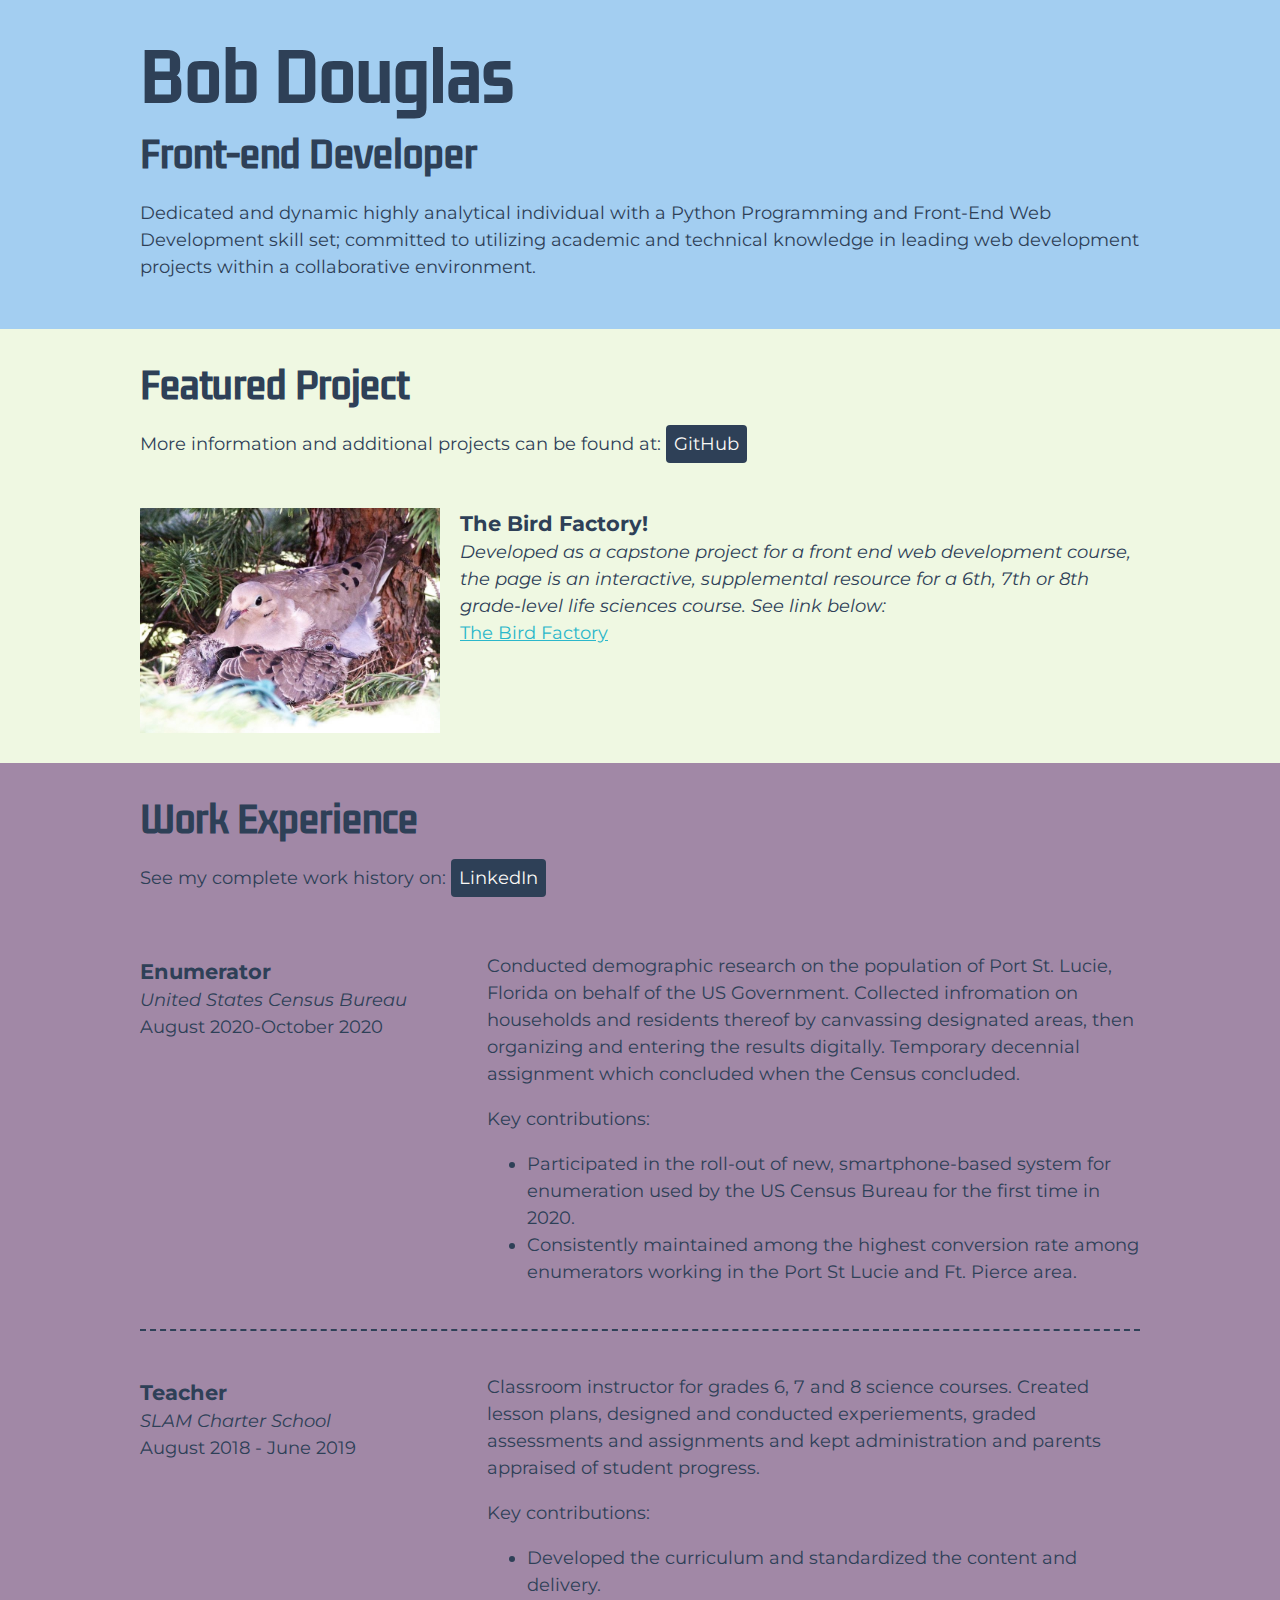
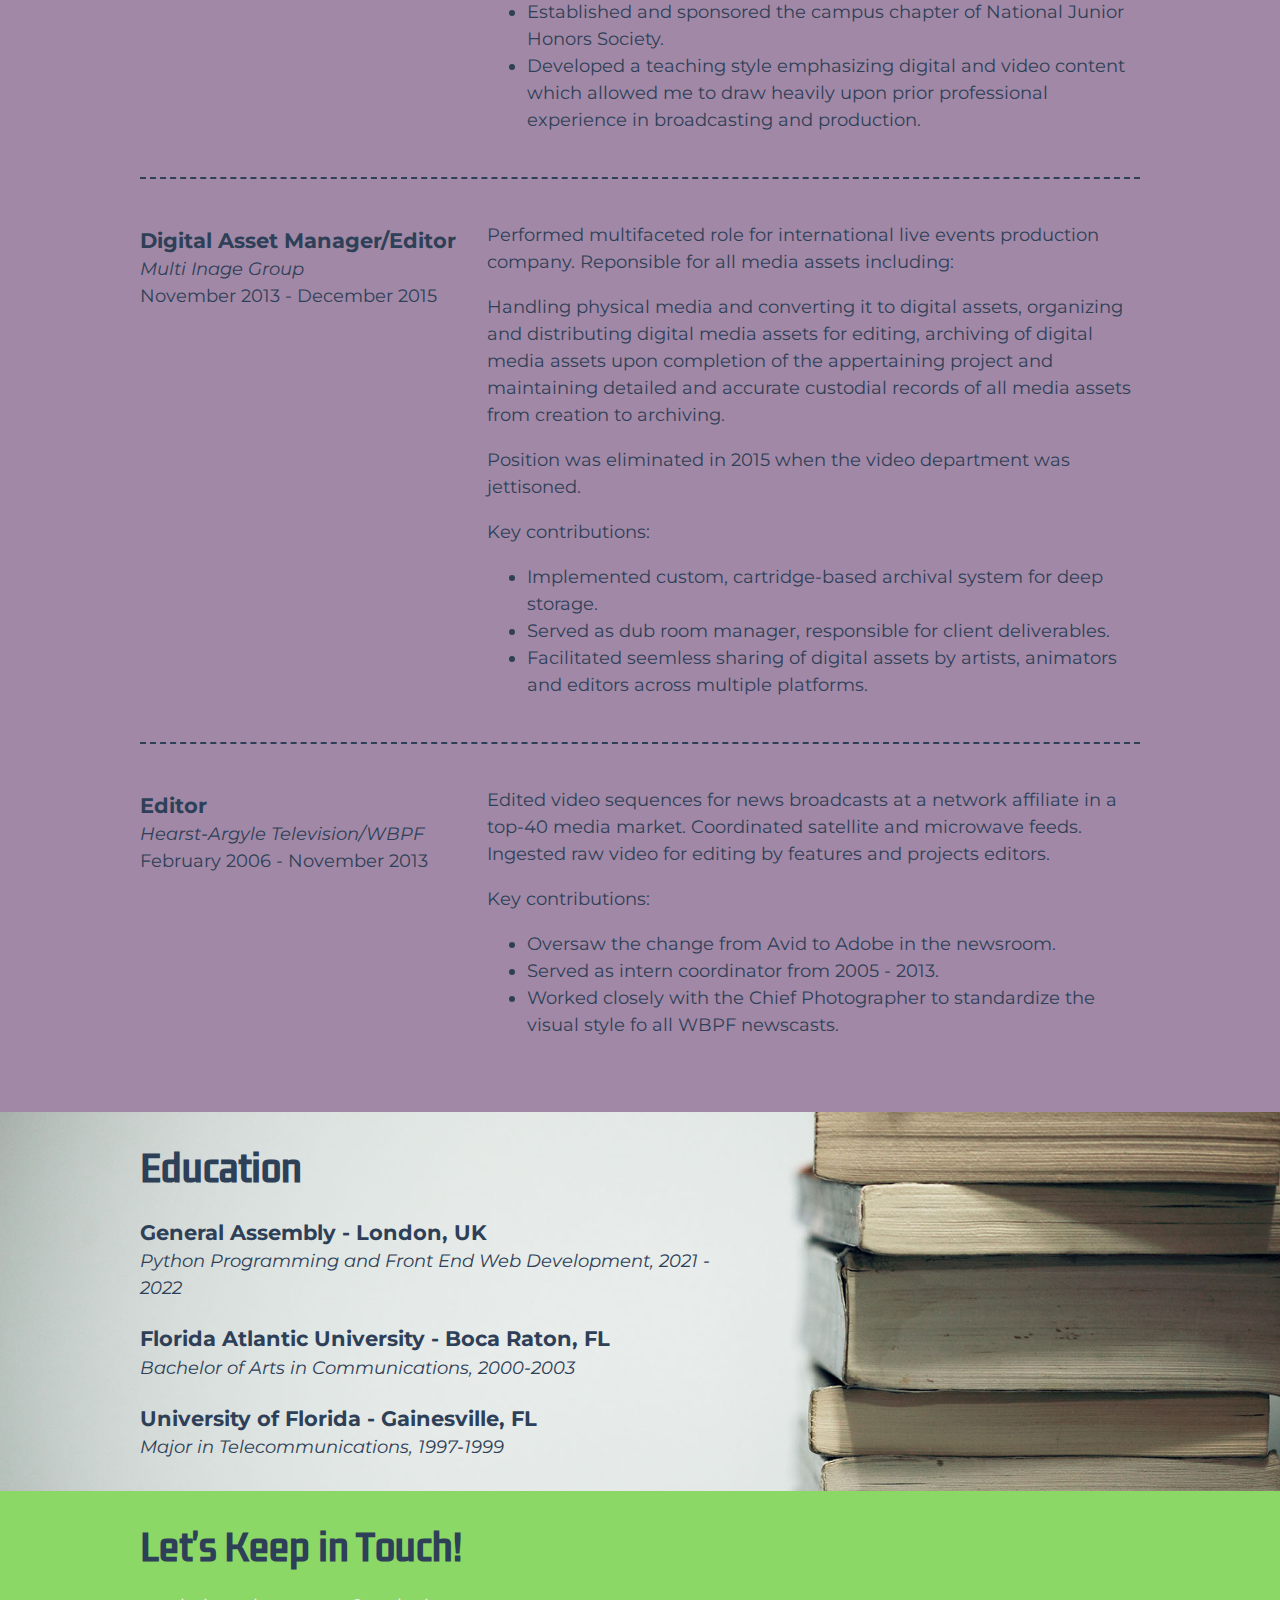
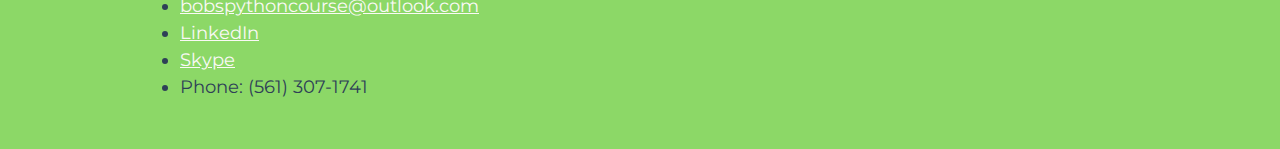
<file: index.html>
<!DOCTYPE html>
<html lang="en">

<head>
  <meta charset="UTF-8">
  <meta name="viewport" content="width=device-width, initial-scale=1.0">
  <link rel="stylesheet" href="css/styles.css">
  <link rel="preconnect" href="https://fonts.googleapis.com">
  <link rel="preconnect" href="https://fonts.gstatic.com" crossorigin>
  <link href="https://fonts.googleapis.com/css2?family=Kdam+Thmor+Pro&family=Montserrat:wght@400;600&display=swap"
    rel="stylesheet">
  <link rel="icon" type="image/x-icon" href="images/annie-spratt-unsplash.jpg">
  <title>Bob Douglas / Developer</title>
</head>

<body>
  <main>
    <!-- ***********************  ABOUT / PROFILE  *********************** -->
    <header>
      <div class="content-wrap">
        <h1>Bob Douglas</h1>
        <h2>Front-end Developer</h2>

        <p>Dedicated and dynamic highly analytical individual with a Python Programming and Front-End Web Development
          skill set; committed to utilizing academic and technical knowledge in leading web development projects within
          a collaborative environment.</p>
      </div>
    </header>

    <!-- ********************  PROJECTS / PORTFOLIO  ********************* -->
    <section class="projects">
      <div class="content-wrap">
        <h2>Featured Project</h2>
        <p class="more-information">More information and additional projects can be found at:
          <a class="btn" href="https://github.com/bobsshop?tab=repositories">GitHub</a>
        </p>

        <!-- Project 1 -->
        <section class="project-item">
          <img src="images/bird_factory.jpg" alt="imag of mourning doves">
          <h3>The Bird Factory!</h3>
          <p>Developed as a capstone project for a front end web development course, the page is an interactive,
            supplemental resource for a 6th, 7th or 8th grade-level life sciences course. See link below:
          </p>
          <a href="https://627bf928afabe80008ff36df--snazzy-cocada-b5455f.netlify.app/" target="_blank">The Bird
            Factory</a>
      </div>
    </section>

    <!-- ***********************  WORK EXPERIENCE  *********************** -->
    <section class="work-experience">
      <div class="content-wrap divider">
        <h2>Work Experience</h2>
        <p>See my complete work history on: <a class="btn"
            href="https://www.linkedin.com/in/bob-douglas-a23431110/">LinkedIn</a></p>

        <!-- Job 1 -->
        <section class="job-item">
          <div class="job-details">
            <h3>Enumerator</h3>
            <p>United States Census Bureau</p>
            <p>August 2020-October 2020</p>
          </div>
          <div class="job-summary">
            <p>Conducted demographic research on the population of Port St. Lucie, Florida on behalf of the US
              Government.
              Collected infromation on households and residents thereof by canvassing designated areas, then organizing
              and entering the results digitally. Temporary decennial assignment which concluded when the Census
              concluded.
            </p>
            <p>Key contributions:</p>
            <ul>
              <li>Participated in the roll-out of new, smartphone-based system for enumeration used by the US Census
                Bureau
                for the first time in 2020.</li>
              <li>Consistently maintained among the highest conversion rate among enumerators
                working in the Port St Lucie and Ft. Pierce area.</li>
            </ul>
          </div>
        </section>

        <!-- Job 2 -->
        <section class="job-item">
          <div class="job-details">
            <h3>Teacher</h3>
            <p>SLAM Charter School</p>
            <p>August 2018 - June 2019</p>
          </div>
          <div class="job-sumary">
            <p>Classroom instructor for grades 6, 7 and 8 science courses. Created lesson plans, designed and conducted
              experiements, graded assessments and assignments and kept administration and parents appraised of student
              progress.</p>
            <p>Key contributions:</p>
            <ul>
              <li>Developed the curriculum and standardized the content and delivery.</li>
              <li>Established and sponsored the campus chapter of National Junior Honors Society.</li>
              <li>Developed a teaching style emphasizing digital and video content which allowed me to draw heavily upon
                prior professional experience in broadcasting and production.</li>
            </ul>
          </div>
        </section>

        <!-- Job 3 -->
        <section class="job-item">
          <div class="job-details">
            <h3>Digital Asset Manager/Editor </h3>
            <p>Multi Inage Group</p>
            <p>November 2013 - December 2015</p>
          </div>
          <div class="job-summary">
            <p>Performed multifaceted role for international live events production company. Reponsible for all media
              assets including:</p>
            <p>Handling physical media and converting it to digital assets, organizing and distributing
              digital media assets for editing, archiving of digital media assets upon completion of the appertaining
              project and
              maintaining detailed and accurate custodial records of all media assets from creation to archiving.</p>
            Position was eliminated in 2015 when the video department was jettisoned.</p>
            <p>Key contributions:</p>
            <ul>
              <li>Implemented custom, cartridge-based archival system for deep storage.</li>
              <li>Served as dub room manager, responsible for client deliverables.</li>
              <li>Facilitated seemless sharing of digital assets by artists, animators and editors across multiple
                platforms.</li>
            </ul>
          </div>
        </section>
        <!--Job 4-->
        <section class="job-item">
          <div class="job-details">
            <h3>Editor</h3>
            <p>Hearst-Argyle Television/WBPF</p>
            <p>February 2006 - November 2013</p>
          </div>
          <div class="job-summary">
            <p>Edited video sequences for news broadcasts at a network affiliate in a top-40 media market. Coordinated
              satellite and microwave feeds. Ingested raw video for editing by features and projects editors.</p>
            <p>Key contributions:</p>
            <ul>
              <li>Oversaw the change from Avid to Adobe in the newsroom.</li>
              <li>Served as intern coordinator from 2005 - 2013.</li>
              <li>Worked closely with the Chief Photographer to standardize the visual style fo all WBPF newscasts.</li>
            </ul>
          </div>
        </section>
      </div>
    </section>

    <!-- ******************  EDUCATION & CERTIFICATIONS ****************** -->
    <section class="education">
      <div class="content-wrap">
        <h2>Education</h2>

        <section>
          <h3>General Assembly - London, UK</h3>
          <p>Python Programming and Front End Web Development, 2021 - 2022</p>
        </section>

        <section>
          <h3>Florida Atlantic University - Boca Raton, FL</h3>
          <p>Bachelor of Arts in Communications, 2000-2003</p>
        </section>

        <section>
          <h3>University of Florida - Gainesville, FL</h3>
          <p>Major in Telecommunications, 1997-1999</p>
        </section>
      </div>
    </section>

    <!-- *****************  CONTACT INFO / SOCIAL MEDIA  ***************** -->
    <footer>
      <div class="content-wrap">
        <h2>Let's Keep in Touch!</h2>

        <!-- Social media and contact links. Add or remove any networks. -->
        <ul class="contact-list">
          <li><a href="mailto:bobspythoncourse@outlook.com">bobspythoncourse@outlook.com</a></li>
          <li><a href="https://www.linkedin.com/in/bob-douglas-a23431110/">LinkedIn</a></li>
          <li><a href="skype:bobsguitarshop?userinfo">Skype</a></li>
          <li>Phone: (561) 307-1741</li>
        </ul>
      </div>
    </footer>
  </main>
</body>

</html>
</file>
<file: css/styles.css>
/* 
PACIFIC BLUE     #2AB7CA
GLOSSY GRAPE     #A188A6 
CHARCOAL         #2E4057
PISTACHIO        #8CD867
BABY EYES BLUE   #A3CEF1
 */


/* Global Styles
__________________________________ */
html {
    box-sizing: border-box;
}

*,
*:before,
*:after {
    box-sizing: inherit;
}

body {
    color: #2E4057;
    margin: 0;
    padding: 0;
    font-family: 'Montserrat', sans-serif;
    font-size: 18px;
    line-height: 1.5;
}

img {
    width: 300px;
}

a {
    color: #FAF9F6
}

a:hover {
    text-decoration: none;
}

h1 {
    font-size: 65px;
}

h2 {
    font-size: 36px;
}

h1,
h2 {
    font-family: 'Kdam Thmor Pro', sans-serif;
    margin: 0;
}

.content-wrap {
    max-width: 1000px;
    width: 85%;
    margin: 0 auto;
    padding: 30px 0;
}

h3 {
    margin-bottom: 0;
}

h3+p {
    font-style: italic;
}

h3~p {
    margin: 0;
}

.divider>section {
    border-bottom: 2px dashed #2E4057;
    padding: 25px 0;
}

.divider>section:last-of-type {
    border-bottom: none;
}


/* Profile
__________________________________ */
header {
    background-color: #A3CEF1;
}


/* Projects
__________________________________ */
.projects {
    background-color: #EFF8E2;
}

.projects .btn {
    background: #2E4057;
    color: #FAF9F6;
    text-decoration: none;
    padding: 8px;
    border-radius: 4px;
}

.projects .btn:hover {
    background: rgba(46, 64, 87, 70%);
}

.projects a {
    color: #2AB7CA
}

.more-information {
    margin-bottom: 50px;
}

.project-item {
    overflow: hidden;
}

.project-item h3 {
    margin-top: 0;
}

/* Work Experience
__________________________________ */
.work-experience {
    background-color: #A188A6;
}

.work-experience .btn {
    background: #2E4057;
    color: #FAF9F6;
    text-decoration: none;
    padding: 8px;
    border-radius: 4px;
}

.work-experience .btn:hover {
    background: rgba(46, 64, 87, 70%);
}

/* Education
__________________________________ */
.education {
    background-color: #2AB7CA;
}

.education p {
    width: 60%;
}



/* Contact Info
__________________________________ */
footer {
    background-color: #8CD867;
}

.contact-list a {
    color: #FAF9F6;
}

/* Responsive
__________________________________ */

@media screen and (min-width:769px) {
    .project-item img {
        float: left;
        margin-right: 20px;
    }

    .job-item {
        display: grid;
        grid-template-columns: 1fr 2fr;
        column-gap: 20px;
    }

    .education {
        background-image: url(../images/sharon-mccutcheon-unsplash.jpg);
        background-size: cover;
        background-position: top right;
    }

}

@media screen and (max-width:768px) {
    h1 {
        font-size: 55px;
    }

    h2 {
        font-size: 30px;
    }

    h1,
    h2 {
        line-height: 1.2;
    }
}
</file>
